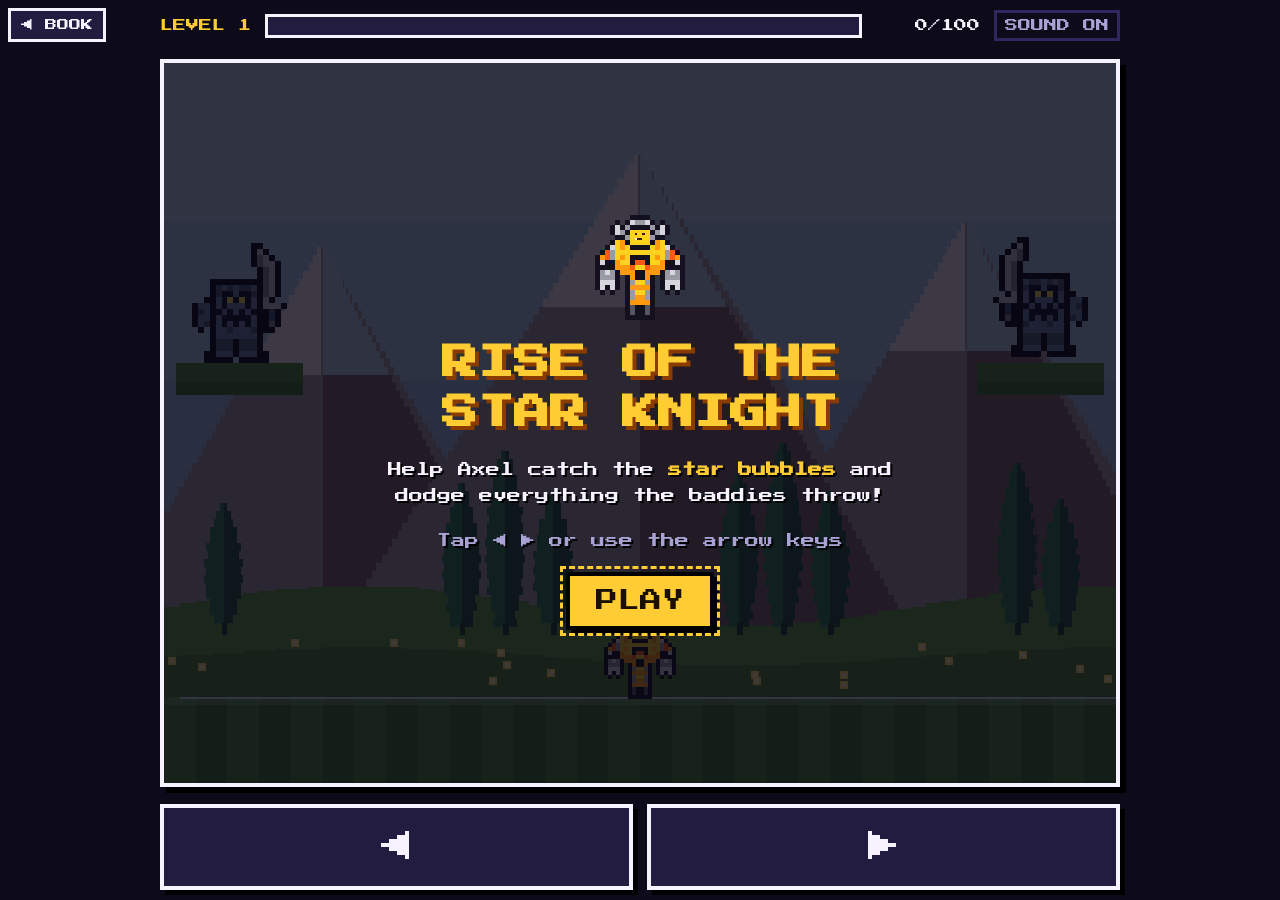
<file: nexogame.html>
<!doctype html><html><head><meta charset=utf8><meta name=viewport content="width=device-width,initial-scale=1,viewport-fit=cover"><style>:root{color-scheme:light;box-sizing:border-box;padding-top:env(safe-area-inset-top,0px);padding-bottom:env(safe-area-inset-bottom,0px)}html{scroll-padding-top:env(safe-area-inset-top,0px)}body{margin:0;padding:0;font:14px -apple-system,BlinkMacSystemFont,sans-serif;background:#fff;color:#000}img{max-width:100%}[hidden]:not([hidden=until-found i]){display:none!important}</style></head><body>
<title>Rise of the Star Knight</title>
<meta name="claude:viewport-fit-sides" content="cover">
<link rel="stylesheet" href="https://fonts.googleapis.com/css2?family=Press+Start+2P&display=swap">
<style>
/* Arcade cabinet: one screen — HUD strip, 4:3 pixel canvas centred, two big thumb buttons below */
:root{
  --bg:#0d0b1a; --panel:#211c40; --panel-hi:#2f2860; --ink:#f6f2ff; --muted:#a9a2d4;
  --gold:#ffcc33; --orange:#ff8a1f; --red:#ff5470; --green:#5ee08a;
  --font:"Press Start 2P", ui-monospace, "Courier New", monospace;
  color-scheme:dark;
}
html,body{height:100%}
body{background:var(--bg);color:var(--ink);font-family:var(--font);margin:0;overflow:hidden;
  touch-action:manipulation;user-select:none;-webkit-user-select:none;-webkit-tap-highlight-color:transparent}
.app{height:100%;box-sizing:border-box;display:flex;flex-direction:column;align-items:center;gap:10px;
  padding-block:10px;padding-left:max(16px,env(safe-area-inset-left,0px));padding-right:max(16px,env(safe-area-inset-right,0px))}
.hud{width:100%;max-width:960px;display:flex;align-items:center;gap:14px;font-size:clamp(9px,1.6vw,13px);flex-wrap:wrap}
.hud .lvl{color:var(--gold)}
.bar{flex:1;min-width:120px;height:18px;background:var(--panel);border:3px solid var(--ink);position:relative}
.bar i{position:absolute;inset:0 auto 0 0;width:0;background:var(--gold);transition:width .2s steps(6)}
.score{color:var(--ink);font-variant-numeric:tabular-nums;min-width:8ch;text-align:right}
.mute{font:inherit;color:var(--muted);background:none;border:3px solid var(--panel-hi);padding:6px 8px;cursor:pointer}
.screen{flex:1;min-height:0;width:100%;max-width:960px;display:flex;align-items:center;justify-content:center}
.frame{position:relative;max-width:100%;border:4px solid var(--ink);box-shadow:6px 6px 0 #000}
canvas{display:block;width:100%;height:100%;image-rendering:pixelated;image-rendering:crisp-edges;background:#000}
.overlay{position:absolute;inset:0;display:flex;flex-direction:column;align-items:center;justify-content:center;gap:18px;
  text-align:center;padding:16px;background:rgba(8,6,20,.78)}
.overlay.clear{background:rgba(8,6,20,.3)}
.overlay h1{margin:0;font-size:clamp(16px,4.2vw,36px);line-height:1.4;color:var(--gold);text-shadow:4px 4px 0 #8a3b00;text-wrap:balance}
.overlay h2{margin:0;font-size:clamp(12px,2.8vw,22px);line-height:1.5;color:var(--orange);text-wrap:balance;text-shadow:3px 3px 0 #000}
.overlay p{margin:0;font-size:clamp(9px,1.8vw,14px);line-height:1.9;color:var(--ink);max-width:36ch;text-shadow:2px 2px 0 #000}
.overlay .small{color:var(--muted)}
.overlay img{width:clamp(48px,10vw,90px);image-rendering:pixelated}
.go{font:inherit;font-size:clamp(14px,2.8vw,22px);color:#1a1000;background:var(--gold);border:4px solid #000;
  padding:14px 26px;box-shadow:5px 5px 0 #000;cursor:pointer}
.go:active{transform:translate(3px,3px);box-shadow:2px 2px 0 #000}
.pad{width:100%;max-width:960px;display:flex;gap:14px}
.pad button{flex:1;height:clamp(56px,11vh,86px);font:inherit;font-size:clamp(20px,4vw,32px);color:var(--ink);
  background:var(--panel);border:4px solid var(--ink);box-shadow:5px 5px 0 #000;cursor:pointer;touch-action:none}
.pad button.on{background:var(--orange);color:#1a1000;transform:translate(3px,3px);box-shadow:2px 2px 0 #000}
button:focus-visible{outline:3px dashed var(--gold);outline-offset:3px}
</style>

<div class="app">
<a href="./" style="position:fixed;top:calc(8px + env(safe-area-inset-top,0px));left:calc(8px + env(safe-area-inset-left,0px));z-index:5;font:12px 'Press Start 2P',monospace;color:#f6f2ff;background:#211c40;border:3px solid #f6f2ff;padding:8px 10px;text-decoration:none">◀ BOOK</a>
  <div class="hud">
    <span class="lvl" id="lvl">LEVEL 1</span>
    <div class="bar" aria-label="Progress to next level"><i id="barfill"></i></div>
    <span class="score" id="score">0/100</span>
    <button class="mute" id="mute" aria-label="Sound on or off">SOUND ON</button>
  </div>
  <div class="screen" id="screen">
    <div class="frame" id="frame">
      <canvas id="c" width="480" height="360"></canvas>
      <div class="overlay" id="ov"></div>
    </div>
  </div>
  <div class="pad">
    <button id="left" aria-label="Move left">◀</button>
    <button id="right" aria-label="Move right">▶</button>
  </div>
</div>

<script>
(()=>{
const W=480,H=360,GROUND=318,S=3,TARGET=100,GOOD=10,BAD=5;
const cv=document.getElementById('c'),ctx=cv.getContext('2d');ctx.imageSmoothingEnabled=false;

/* ---------- pixel sprites ---------- */
function mk(map,pal){const h=map.length,w=Math.max(...map.map(r=>r.length));const c=document.createElement('canvas');c.width=w;c.height=h;
  const x=c.getContext('2d');map.forEach((r,j)=>[...r].forEach((ch,i)=>{if(pal[ch]){x.fillStyle=pal[ch];x.fillRect(i,j,1,1)}}));return c}

/* Axel */
const heroPal={K:'#141020',L:'#d6d6dc',G:'#9a9aa4',d:'#55555f',Y:'#fcd21e',O:'#ff9a10',R:'#ff5a14'};
const heroRows=[
".......KKKK.......",
"....K.KLGGLK.K....",
"...KLKGKKKKGKLK...",
"...KLGKYYYYKGLK...",
"....KKGYYYYGKK....",
"...KYOKYYYYKOYK...",
"..KLYOYKKKKYOYLK..",
".KRGYYYYYYYYYYGRK.",
"KORGYOYKKKKYOYGROK",
"KLKKOYYKRRKYYOKKLK",
"KKKKOOORYYROOOKKKK",
"KGLGKOOOKKOOOKGLGK",
"KGGGK.KOKKOK.KGGGK",
"KLLLK.KGYYGK.KLLLK",
"KLKLK.KOOOOK.KLKLK",
".K.K..KGYYGK..K.K.",
"......KGOOGK......",
"......KOOOOK......",
"......KdKKdK......",
"......KdKKdK......",
"......KKKKKK......"];
const heroLegsB=[
".....KdK..KdK.....",
".....KdK..KdK.....",
".....KKK..KKK....."];
const heroFace=[[16,7,'#3a1a10'],[19,7,'#3a1a10'],[16,9,'#fff1c8'],[17,9,'#3a1a10'],[18,9,'#3a1a10']];
function hiRes(rows){const c=mk(rows,heroPal),o=document.createElement('canvas');o.width=c.width*2;o.height=c.height*2;
  const x=o.getContext('2d');x.imageSmoothingEnabled=false;x.drawImage(c,0,0,o.width,o.height);
  heroFace.forEach(([px,py,col])=>{x.fillStyle=col;x.fillRect(px,py,1,1)});return o}
const knightA=hiRes(heroRows);
const knightB=hiRes([...heroRows.slice(0,18),...heroLegsB]);

/* Stone Monster */
const brute=mk([
"....KK..........",
"...KSK..........",
"..KSsK..........",
".KSSsK..........",
".KSsK...........",
".KSsK...........",
".KSsKKKKKKKKK...",
".KSsKBbbBbBbK...",
".KSsKbDDBDDbK...",
"..KSKBDYDYDBKK..",
"KSSSKBDBBBDBKBBK",
".KbKKDBDBDBDKBbK",
".KbKKBDDDDDBKBBK",
".KsKKBDBDBDBKbBK",
"..KKKbBBBbBBK.K.",
"....KBBBBBBBK...",
"....KLLLKLLLK...",
"....KLLLKLLLK...",
"...KKBBBKBBBKK..",
"...KKKKK.KKKKK.."],
{K:'#0b0b14',S:'#c8c8d0',s:'#8a8a94',B:'#6a86a6',b:'#4a5a6e',D:'#0e1022',Y:'#ffe14d',L:'#4a6470'});

/* Jestro */
const jester=mk([
".....KKK....KKK.....",
"....KRRRRKKPPPPK....",
"...KRRRRRRPPPPPPK...",
"..KRrKRRRRPPPPKpPK..",
".PPK..KWWWWWWK..KRR.",
"..K...KWEWWEWK...K..",
"......KWWNNWWK......",
"......KWEMMEWK......",
".......KWWWWK.......",
"....KRRKKKKKKRRK....",
"...KRKPgPMMRgRKRK...",
"..KRrKPPgPRRgRKrRK..",
"..KRrKPPPPRMMRKrRK..",
".KRrrKPPPPRMMMKrrRK.",
".KRrKWKKKKKKKKKWKrRK",
"KRrWKWpggPPggpWKWrRK",
"KRrKKKPPPMMPPPKKKrRK",
".KrrK.KPPMgPPPK.KrrK",
"..KrK.KPPPKPPPK.KrK.",
"...KK.KRRRKPPPK.KK..",
"......KRRRKPPPK.....",
"......KKKKKKKKK....."],
{K:'#0b0b14',R:'#e8181c',r:'#a81818',P:'#6a3ab8',p:'#4a2a90',W:'#ffffff',E:'#2a1a20',N:'#c0a848',M:'#8a1450',g:'#b8b8c0'});

/* Colossus of Ultimate Destruction */
const titan=mk([
"...pKKKp........pKKKp...",
"..pKPPPK........KPPPKp..",
".pKPPVWPK......KPWVPPKp.",
"pKPPVPPPK.KnnK.KPPPVPPKp",
"KPVPPPPPKKNLLNKKPPPPPVPK",
"KPPWPPPKKNNLLNNKKPPPWPPK",
"KPPPVPKOKNYNNYNKOKPVPPPK",
"pKPPPKNCCKNLLNKCCNKPPPKp",
".pKPKKNCNKKBBKKNCNKKPKp.",
"..KKKK..NKPBBPKNKNCCK...",
".KSSSSK.NKPPPPK.KNCcCK..",
"KSSBBSSK.KKVVKK.KNNCLNK.",
"KSBKKBSK..KDDK..KLCcNNK.",
"KSBKKBSK..KDDK..KNNCcK..",
"KSSBBSSK..KDDK...KKKKK..",
".KSSSSK.KPKDDKPK........",
"..KKKK.KPPNLLNPPK.......",
".......KPNKnnKNPK.......",
".......KcNK..KNcK.......",
".......KcCK..KCcK.......",
"......KPVPK..KPVPK......",
"......KCBCK..KCBCK......"],
{K:'#0b0b14',P:'#6a2fc0',p:'#3e1f6e',V:'#b04dff',W:'#ffffff',N:'#5a5a6e',n:'#2e2e3a',L:'#8a8aa0',
 C:'#5ec8ff',c:'#c8f4ff',B:'#3a6ad0',S:'#7a90a8',Y:'#ffe680',O:'#b07a20',D:'#1e2a30'});

const stone=mk([
"..ggg..",
".gGGGg.",
"gGGGGGg",
"gGGgGGg",
"gGGGGGg",
".gGGGg.",
"..ggg.."],{g:'#5d5d6b',G:'#a3a3b0'});
const pie=mk([
"....P....",
"..CCCCC..",
".CCCCCCC.",
"CCCCCCCCC",
"TTTTTTTTT",
".TTTTTTT."],{P:'#e8323c',C:'#fff1b8',T:'#a8642a'});
const bolt=mk([
"...VVVV",
"..VLLV.",
".VLLV..",
"VLLLVVV",
"VVVLLV.",
"..VLV..",
".VLV...",
"VLV....",
"VV....."],{V:'#9a2cff',L:'#e9b8ff'});
const bubble=mk([
"...BBBBB...",
".BBKKKKKBB.",
".BKWKKYKKB.",
"BKWKKYYKKKB",
"BKYYYYYYYKB",
"BKKYYYYYKKB",
"BKKKYYYKKKB",
"BKKYYKYYKKB",
".BKYKKKYKB.",
".BBKKKKKBB.",
"...BBBBB..."],{B:'#8fe3ff',K:'#0a0a12',W:'#ffffff',Y:'#ffd23f'});
const icon=(c,sc=1)=>{const o=document.createElement('canvas');o.width=c.width*sc;o.height=c.height*sc;const x=o.getContext('2d');x.imageSmoothingEnabled=false;x.drawImage(c,0,0,o.width,o.height);return o.toDataURL()};

/* ---------- levels ---------- */
const LEVELS=[
 {name:'STONE MONSTERS',item:stone,itemName:'stones',enemy:brute,es:3,mode:'pair',throwGap:1.7,flight:1.65,starGap:1.0,sky:['#c4dcee','#b0d0e8','#a2c6e2','#cfe0ec'],ground:['#4a8a34','#3e782c']},
 {name:'JESTRO',item:pie,itemName:'custard pies',enemy:jester,es:3,mode:'hop',throwGap:1.35,flight:1.45,starGap:0.95,sky:['#b0101e','#b0101e','#b0101e','#b0101e'],ground:['#5a0e1c','#420a16']},
 {name:'COLOSSUS OF ULTIMATE DESTRUCTION',item:bolt,itemName:'purple lightning bolts',enemy:titan,es:3,mode:'hop',throwGap:1.05,flight:1.25,starGap:0.9,sky:['#000000','#030304','#060608','#040405'],ground:['#26262e','#1a1a20']}
];

/* ---------- state ---------- */
let st={level:0,score:0,total:0,mode:'title'};
let P,items,parts,texts,throwers,tThrow,tStar,flash,t=0;
let rockets=[],sparks=[],tFw=0;
const keys={l:false,r:false};let dragX=null;

function resetLevel(){
  P={x:W/2,vx:0,face:1,inv:0,walk:0};items=[];parts=[];texts=[];flash=0;
  const L=LEVELS[st.level];tThrow=1.2;tStar=0.4;
  const ew=L.enemy.width*L.es,eh=L.enemy.height*L.es;const ey=st.level===2?50:150-eh;
  throwers=L.mode==='pair'?[{side:0,x:14,y:ey,w:ew,h:eh,squash:0},{side:1,x:W-14-ew,y:ey,w:ew,h:eh,squash:0}]
    :[{side:Math.random()<.5?0:1,x:0,y:ey,w:ew,h:eh,squash:0}];
  throwers.forEach(e=>e.x=e.side?W-14-ew:14);
}

/* ---------- sound engine ---------- */
let ac=null,muted=false,master,musicBus,sfxBus,noiseBuf;
function initAudio(){
  if(!ac){try{ac=new (window.AudioContext||window.webkitAudioContext)()}catch(e){ac=null;return}
    master=ac.createGain();master.gain.value=muted?0:1;master.connect(ac.destination);
    musicBus=ac.createGain();musicBus.gain.value=.5;musicBus.connect(master);
    sfxBus=ac.createGain();sfxBus.connect(master);
    noiseBuf=ac.createBuffer(1,ac.sampleRate/2|0,ac.sampleRate);const d=noiseBuf.getChannelData(0);for(let i=0;i<d.length;i++)d[i]=Math.random()*2-1}
  if(ac.state==='suspended')ac.resume()}
function osc(f,t0,d,type,v,slide,bus){if(!ac)return;const o=ac.createOscillator(),g=ac.createGain();o.type=type;o.frequency.setValueAtTime(f,t0);
  if(slide)o.frequency.linearRampToValueAtTime(Math.max(20,f+slide),t0+d);
  g.gain.setValueAtTime(v,t0);g.gain.exponentialRampToValueAtTime(.0001,t0+d);o.connect(g).connect(bus||sfxBus);o.start(t0);o.stop(t0+d+.02)}
function noise(t0,d,v,ft,fq,bus,fq2){if(!ac)return;const s=ac.createBufferSource();s.buffer=noiseBuf;const f=ac.createBiquadFilter();f.type=ft;
  f.frequency.setValueAtTime(fq,t0);if(fq2)f.frequency.exponentialRampToValueAtTime(fq2,t0+d);
  const g=ac.createGain();g.gain.setValueAtTime(v,t0);g.gain.exponentialRampToValueAtTime(.0001,t0+d);s.connect(f).connect(g).connect(bus||sfxBus);s.start(t0);s.stop(t0+d+.02)}
const tone=(f,d,type='square',v=.08,slide=0,delay=0)=>{if(ac)osc(f,ac.currentTime+delay,d,type,v,slide,sfxBus)};
const hiss=(d,v,ft,fq,fq2,delay=0)=>{if(ac)noise(ac.currentTime+delay,d,v,ft,fq,sfxBus,fq2)};

/* ---------- sound effects ---------- */
const sfx={
 good:()=>{tone(880,.07,'square',.06);tone(1320,.08,'square',.05,0,.05);tone(1760,.14,'square',.05,0,.1)},
 miss:[
  ()=>{tone(130,.28,'square',.12,-85);hiss(.22,.3,'lowpass',700,120)},                       // stone: crunchy thud
  ()=>{hiss(.32,.35,'bandpass',2200,250);tone(380,.14,'sawtooth',.05,-260);
       tone(300,.16,'triangle',.09,-40,.18);tone(240,.32,'triangle',.09,-50,.36)},             // pie: splat + womp womp
  ()=>{tone(1800,.28,'sawtooth',.07,-1600);hiss(.25,.18,'highpass',3500);tone(55,.3,'square',.08,0,.02)} // bolt: zap + buzz
 ],
 level:()=>[523,659,784,1047].forEach((f,i)=>tone(f,.16,'square',.07,0,i*.12)),
 throw:()=>tone(300,.06,'triangle',.04,120),
 pop:()=>{hiss(.6,.22,'lowpass',2600,150);tone(90,.25,'sine',.18,-50)},
 whistle:()=>tone(500,.45,'sine',.02,900)
};
document.getElementById('mute').onclick=e=>{muted=!muted;e.target.textContent=muted?'SOUND OFF':'SOUND ON';if(master)master.gain.value=muted?0:1};

/* ---------- chiptune music ---------- */
const NI={C:0,'C#':1,D:2,'D#':3,E:4,F:5,'F#':6,G:7,'G#':8,A:9,'A#':10,B:11};
const n2f=n=>{const m=n.match(/^([A-G]#?)(\d)$/);return 440*Math.pow(2,(NI[m[1]]+(+m[2]+1)*12-69)/12)};
// one token per step: note, "." rest, "-" hold previous note
function parse(str){const tk=str.trim().split(/\s+/);return tk.map((x,i)=>{if(x==='.'||x==='-')return null;let len=1;while(tk[i+len]==='-')len++;return{f:n2f(x),len}})}
const SONGS=[
 { // Level 1: bright mountain adventure march
  bpm:140,div:2,lead:'square',lv:.04,bv:.09,
  mel:parse(`E5 . G5 . C6 - B5 A5  G5 - E5 . D5 E5 F5 .  E5 . G5 . C6 - D6 E6  D6 - C6 . B5 - . .
             A5 . A5 G5 F5 . A5 .  G5 . G5 F5 E5 . G5 .  F5 . E5 . D5 . G5 .  C5 - - - . . . .`),
  bass:parse(`C3 . G3 . C3 . G3 .  A2 . E3 . A2 . E3 .  F2 . C3 . F2 . C3 .  G2 . D3 . G2 . B2 .
              F2 . C3 . F2 . C3 .  C3 . G3 . C3 . G3 .  G2 . D3 . G2 . D3 .  C3 . G3 . C3 - - .`),
  drums:'k.h.s.h.'.repeat(7)+'k.h.s.ss'},
 { // Level 2: cheeky circus waltz for Jestro
  bpm:170,div:2,lead:'square',lv:.04,bv:.09,
  mel:parse(`E5 . D#5 E5 G5 .  C6 - - . B5 .  A5 . G#5 A5 C6 .  F5 - - . . .
             D5 . C#5 D5 F5 .  B5 - - . A5 .  G5 . F5 . D5 .  C5 - - . . .`),
  bass:parse(`C3 . G3 . G3 .  C3 . G3 . G3 .  F2 . C3 . C3 .  F2 . C3 . C3 .
              G2 . D3 . D3 .  G2 . D3 . D3 .  G2 . B2 . D3 .  C3 . G3 . C3 .`),
  drums:'k.h.h.'.repeat(8)},
 { // Level 3: dark, driving boss battle
  bpm:150,div:2,lead:'sawtooth',lv:.03,bv:.1,
  mel:parse(`A4 - - - C5 - B4 -  A4 - E4 - - - . .  F4 - A4 - C5 - D5 -  B4 - - - G4 - - -
             A4 - - - C5 - E5 -  F5 - E5 - D5 - C5 -  D5 - C5 - A4 - F4 -  G#4 - - - E4 - - -`),
  bass:parse(`A2 A2 A3 A2 A2 A2 A3 A2  A2 A2 A3 A2 A2 A2 A3 A2  F2 F2 F3 F2 F2 F2 F3 F2  G2 G2 G3 G2 G2 G2 G3 G2
              A2 A2 A3 A2 A2 A2 A3 A2  F2 F2 F3 F2 F2 F2 F3 F2  D2 D2 D3 D2 D2 D2 D3 D2  E2 E2 E3 E2 E2 E2 E3 E2`),
  drums:'k.h.s.hk'.repeat(7)+'k.s.s.ss'}
];
let song=null,step=0,nextT=0,seqTimer=null;
function playSong(i){stopSong();if(!ac)return;song=SONGS[i];step=0;nextT=ac.currentTime+.1;seqTimer=setInterval(sched,25)}
function stopSong(){clearInterval(seqTimer);seqTimer=null;song=null}
function sched(){if(!song||!ac)return;const sd=60/song.bpm/song.div,n=song.mel.length;
  if(nextT<ac.currentTime)nextT=ac.currentTime+.02;
  while(nextT<ac.currentTime+.15){const i=step%n;
    const m=song.mel[i];if(m)osc(m.f,nextT,sd*m.len*.92,song.lead,song.lv,0,musicBus);
    const b=song.bass[i];if(b)osc(b.f,nextT,sd*b.len*.85,'triangle',song.bv,0,musicBus);
    const d=song.drums[i];
    if(d==='k')osc(150,nextT,.12,'sine',.25,-110,musicBus);
    else if(d==='s')noise(nextT,.12,.12,'highpass',1500,musicBus);
    else if(d==='h')noise(nextT,.04,.05,'highpass',7000,musicBus);
    step++;nextT+=sd}}
// victory fanfare
const FAN_MEL=[['C5',.5],['E5',.5],['G5',.5],['C6',1],['G5',.5],['C6',1.5],['A5',.5],['B5',.5],['C6',.5],['D6',.5],['E6',2]];
const FAN_BASS=[['C3',1.5],['G2',1],['C3',1.5],['F2',1],['G2',1],['C3',2.5]];
function fanfare(){if(!ac)return;const b=.22,s=ac.currentTime+.4;let t0=s;
  FAN_MEL.forEach(([n,l])=>{osc(n2f(n),t0,l*b*.95,'square',.07,0,sfxBus);osc(n2f(n)/2,t0,l*b*.95,'triangle',.05,0,sfxBus);t0+=l*b});
  t0=s;FAN_BASS.forEach(([n,l])=>{osc(n2f(n),t0,l*b*.9,'triangle',.12,0,sfxBus);osc(150,t0,.12,'sine',.25,-110,sfxBus);t0+=l*b})}

/* ---------- overlays ---------- */
const ov=document.getElementById('ov');
function show(html,btn,fn){ov.innerHTML=html+`<button class="go" id="gobtn">${btn}</button>`;ov.hidden=false;
  ov.className='overlay'+(st.mode==='win'?' clear':'');
  const b=document.getElementById('gobtn');b.onclick=()=>{initAudio();fn()};b.focus()}
function titleScreen(){st.mode='title';st.level=0;st.total=0;rockets=[];sparks=[];stopSong();resetLevel();hud();
  show(`<img src="${icon(knightA,6)}" alt=""><h1>RISE OF THE<br>STAR KNIGHT</h1>
  <p>Help Axel catch the <b style="color:var(--gold)">star bubbles</b> and dodge everything the baddies throw!</p>
  <p class="small">Tap ◀ ▶ or use the arrow keys</p>`,'PLAY',levelIntro)}
function levelIntro(){st.mode='intro';st.score=0;resetLevel();hud();const L=LEVELS[st.level];
  show(`<h2>LEVEL ${st.level+1}</h2><img src="${icon(L.enemy,5)}" alt=""><h1>${L.name}</h1>
  <p>Watch out for flying ${L.itemName}!</p><p class="small">Catch star bubbles: +${GOOD} &nbsp; Get hit: -${BAD}<br>Reach ${TARGET} to win the level</p>`,'GO!',()=>{ov.hidden=true;st.mode='play';playSong(st.level)})}
function levelDone(){st.mode='done';stopSong();sfx.level();
  if(st.level===2){win();return}
  show(`<img src="${icon(bubble,6)}" alt=""><h1>LEVEL ${st.level+1}<br>COMPLETE!</h1><p>Brilliant catching, Axel!</p>`,'NEXT LEVEL',()=>{st.level++;levelIntro()})}
function win(){st.mode='win';tFw=.6;setTimeout(fanfare,500);
  show(`<img src="${icon(knightA,6)}" alt=""><h1>YOU WIN!</h1><h2>THE REALM IS SAVED!</h2>
  <p>Axel beat the Stone Monsters, Jestro and the Colossus of Ultimate Destruction!</p><p class="small">Star bubbles caught: ${st.total}</p>`,'PLAY AGAIN',titleScreen)}

/* ---------- hud ---------- */
function hud(){document.getElementById('lvl').textContent='LEVEL '+(st.level+1);
  document.getElementById('score').textContent=st.score+'/'+TARGET;
  document.getElementById('barfill').style.width=Math.min(100,st.score/TARGET*100)+'%'}

/* ---------- input ---------- */
addEventListener('keydown',e=>{if(e.key==='ArrowLeft'||e.key==='a')keys.l=true;if(e.key==='ArrowRight'||e.key==='d')keys.r=true;if(e.key.startsWith('Arrow'))e.preventDefault()});
addEventListener('keyup',e=>{if(e.key==='ArrowLeft'||e.key==='a')keys.l=false;if(e.key==='ArrowRight'||e.key==='d')keys.r=false});
function hold(id,k){const b=document.getElementById(id);const on=e=>{e.preventDefault();keys[k]=true;b.classList.add('on')},off=()=>{keys[k]=false;b.classList.remove('on')};
  b.addEventListener('pointerdown',on);['pointerup','pointerleave','pointercancel'].forEach(ev=>b.addEventListener(ev,off));b.addEventListener('contextmenu',e=>e.preventDefault())}
hold('left','l');hold('right','r');
const toX=e=>{const r=cv.getBoundingClientRect();return (e.clientX-r.left)/r.width*W};
cv.addEventListener('pointerdown',e=>{dragX=toX(e);cv.setPointerCapture(e.pointerId)});
cv.addEventListener('pointermove',e=>{if(dragX!==null)dragX=toX(e)});
['pointerup','pointercancel'].forEach(ev=>cv.addEventListener(ev,()=>dragX=null));

/* ---------- spawning ---------- */
function throwItem(e){const L=LEVELS[st.level];const x0=e.side?e.x:e.x+e.w,y0=e.y+e.h*.35;
  const tx=Math.max(20,Math.min(W-20,P.x+(Math.random()*140-70)));const T=L.flight*(0.85+Math.random()*.3),g=260;
  items.push({bad:true,spr:L.item,x:x0,y:y0,vx:(tx-x0)/T,vy:(GROUND-y0-.5*g*T*T)/T,g,rot:0,spin:(Math.random()<.5?-1:1)*4});
  e.squash=.25;sfx.throw()}
function dropStar(){items.push({bad:false,spr:bubble,x:40+Math.random()*(W-80),y:-30,vx:0,vy:60+st.level*8,g:0,sway:Math.random()*6,rot:0,spin:0})}
function poof(x,y,col,n=10){for(let i=0;i<n;i++){const a=Math.random()*6.28,s=40+Math.random()*80;parts.push({x,y,vx:Math.cos(a)*s,vy:Math.sin(a)*s-30,life:.6,col})}}

/* ---------- fireworks ---------- */
const FWC=['#ffd23f','#ff5470','#5ee08a','#8fe3ff','#c07aff','#ff8a1f','#ffffff'];
function burst(r){const n=40,c2=FWC[Math.random()*FWC.length|0];
  for(let i=0;i<n;i++){const a=i/n*6.283,s=60+Math.random()*60;sparks.push({x:r.x,y:r.y,vx:Math.cos(a)*s,vy:Math.sin(a)*s,life:1.1+Math.random()*.5,max:1.6,c:i%2?r.c:c2,g:60})}
  sfx.pop()}
function updateFireworks(dt){
  if(st.mode==='win'){tFw-=dt;if(tFw<=0){tFw=.3+Math.random()*.45;
    rockets.push({x:60+Math.random()*(W-120),y:GROUND,vy:-(200+Math.random()*55),c:FWC[Math.random()*FWC.length|0]});sfx.whistle()}}
  rockets.forEach(r=>{r.y+=r.vy*dt;r.vy+=120*dt;sparks.push({x:r.x+(Math.random()*2-1),y:r.y+4,vx:0,vy:20,life:.35,max:.35,c:'#ffe9b0',g:0});
    if(r.vy>-30){r.dead=1;burst(r)}});
  rockets=rockets.filter(r=>!r.dead);
  sparks.forEach(p=>{p.x+=p.vx*dt;p.y+=p.vy*dt;p.vy+=p.g*dt;p.vx*=.985;p.vy*=.985;p.life-=dt});sparks=sparks.filter(p=>p.life>0)}

/* ---------- update ---------- */
function update(dt){
  t+=dt;flash=Math.max(0,flash-dt);
  parts.forEach(p=>{p.x+=p.vx*dt;p.y+=p.vy*dt;p.vy+=200*dt;p.life-=dt});parts=parts.filter(p=>p.life>0);
  texts.forEach(p=>{p.y-=30*dt;p.life-=dt});texts=texts.filter(p=>p.life>0);
  throwers.forEach(e=>e.squash=Math.max(0,e.squash-dt));
  updateFireworks(dt);
  if(st.mode!=='play')return;
  const L=LEVELS[st.level];
  // player
  let dir=(keys.r?1:0)-(keys.l?1:0);
  if(!dir&&dragX!==null&&Math.abs(dragX-P.x)>6)dir=Math.sign(dragX-P.x);
  P.vx=dir*210;P.x=Math.max(20,Math.min(W-20,P.x+P.vx*dt));if(dir)P.face=dir;
  P.walk=dir?P.walk+dt:0;P.inv=Math.max(0,P.inv-dt);
  // throwers
  tThrow-=dt;if(tThrow<=0){tThrow=L.throwGap*(0.8+Math.random()*.4);
    const e=throwers[Math.floor(Math.random()*throwers.length)];throwItem(e);
    if(L.mode==='hop'&&Math.random()<.35)setTimeout(()=>{if(st.mode!=='play')return;poof(e.x+e.w/2,e.y+e.h/2,'#ffffff',14);e.side^=1;e.x=e.side?W-14-e.w:14;poof(e.x+e.w/2,e.y+e.h/2,'#ffffff',14)},350)}
  tStar-=dt;if(tStar<=0){tStar=L.starGap*(0.7+Math.random()*.6);dropStar()}
  // items
  const pw=30,py=GROUND-14*S+6;
  for(const it of items){
    it.vy+=it.g*dt;it.x+=it.vx*dt;it.y+=it.vy*dt;it.rot+=it.spin*dt;
    if(!it.bad)it.x+=Math.sin(t*2+it.sway)*20*dt;
    const iw=it.spr.width*S/2,ih=it.spr.height*S/2;
    if(Math.abs(it.x-P.x)<pw/2+iw*.8&&it.y+ih>py&&it.y-ih<GROUND){
      it.dead=true;
      if(it.bad){if(P.inv<=0){st.score=Math.max(0,st.score-BAD);P.inv=.8;flash=.15;sfx.miss[st.level]();texts.push({x:P.x,y:py-10,s:'-'+BAD,c:'#ff5470',life:.9});poof(it.x,it.y,'#c9cfdb',10)}}
      else{st.score+=GOOD;st.total++;sfx.good();texts.push({x:P.x,y:py-10,s:'+'+GOOD,c:'#ffd23f',life:.9});poof(it.x,it.y,'#ffd23f',12)}
      hud();
    } else if(it.y>GROUND+4){it.dead=true;poof(it.x,GROUND,it.bad?(st.level===1?'#fff1b8':st.level===2?'#c34dff':'#a3a3b0'):'#8fe3ff',6)}
  }
  items=items.filter(i=>!i.dead);
  if(st.score>=TARGET){items=[];levelDone()}
}

/* ---------- backgrounds ---------- */
// Level 1: snowy mountains, pine forest, flower meadow
const MTNS=[[80,92,120],[405,80,130],[240,46,160]];
const TREES=[[30,60],[150,70],[172,86],[196,64],[290,74],[312,90],[336,66],[430,80],[452,62]];
const FLOWERS=[...Array(18)].map(()=>({x:Math.random()*W|0,y:GROUND-6-Math.random()*24|0}));
function mtn([cx,top,hw]){const base=GROUND-20;for(let y=top;y<base;y+=4){const f=(y-top+4)/(base-top),w=hw*f;
  ctx.fillStyle='#a99ea2';ctx.fillRect(cx-w|0,y,w*2|0,4);
  ctx.fillStyle='#806a66';ctx.fillRect(cx|0,y,w*.9|0,4);
  if(f<.28+((y>>2)%3)*.03){ctx.fillStyle='#f6f4f0';ctx.fillRect(cx-w|0,y,w|0,4);ctx.fillStyle='#bcd2e2';ctx.fillRect(cx|0,y,w*.9|0,4)}}}
function pine([x,h]){const b=GROUND-38;for(let y=0;y<h;y+=4){const w=2+Math.round(Math.sin(y/h*Math.PI*.9)*7)+((y>>2)%2);
  ctx.fillStyle='#1d5236';ctx.fillRect(x-w,b-h+y,w*2,4);ctx.fillStyle='#2f7a4a';ctx.fillRect(x-w,b-h+y,w,4)}
  ctx.fillStyle='#173f2a';ctx.fillRect(x-1,b,3,6)}
function mountains(){
  MTNS.forEach(mtn);
  for(let x=0;x<W;x+=8){const h=46+Math.sin(x/60)*10;ctx.fillStyle='#5f9c40';ctx.fillRect(x,GROUND-h|0,8,h|0);
    ctx.fillStyle='#4c8434';ctx.fillRect(x,GROUND-h*.45|0,8,h*.45|0)}
  TREES.forEach(pine);
  FLOWERS.forEach(f=>{ctx.fillStyle='#ffe066';ctx.fillRect(f.x,f.y,4,4);ctx.fillStyle='#fff6c0';ctx.fillRect(f.x+1,f.y+1,2,2)});
}
// Level 2: red and gold harlequin triangles
const TRI=[...Array(240)].map(()=>Math.random()<.13?(Math.random()<.5?'#e6c25a':'#f2da8c'):['#c8102a','#e01e32','#a00c20','#ff2a3a','#8a0a1c'][Math.random()*5|0]);
function stepTri(x,y,w,h,up,c){ctx.fillStyle=c;for(let j=0;j<h;j+=4){const f=up?(j+4)/h:1-j/h,ww=w*f;ctx.fillRect(x+(w-ww)/2|0,y+j,Math.ceil(ww),4)}}
function harlequin(){const w=40,h=64;let k=0;
  for(let row=0;row*h<GROUND;row++)for(let i=-1;i*w<W+w;i++){const x=i*w,y=row*h;stepTri(x,y,w,h,true,TRI[k++%240]);stepTri(x+w/2,y,w,h,false,TRI[k++%240])}
  ctx.fillStyle='rgba(30,0,10,.28)';ctx.fillRect(0,0,W,GROUND)}
// Level 3: black night with flickering grey squares at the edges and twinkling stars
const GREYS=['#202024','#38383e','#55555c','#7a7a82'];
const DOTS=[];for(let y=6;y<GROUND;y+=12)for(let x=6;x<W;x+=12){const e=Math.abs(x-W/2)/(W/2);
  if(e>.4){const gi=Math.min(3,Math.max(0,((e-.4)/.15|0)+(Math.random()*2|0)-1));DOTS.push({x,y,e,p:Math.random()*6,c:GREYS[gi]})}}
const STARS=[...Array(36)].map(()=>({x:Math.random()*W|0,y:Math.random()*(GROUND-70)|0,p:Math.random()*6,c:Math.random()<.3?'#cfe6ff':'#ffffff'}));
function nightSky(){
  DOTS.forEach(d=>{const s=Math.round(Math.min(8,(d.e-.4)*16+Math.sin(t*1.5+d.p)*1.5));if(s>0){ctx.fillStyle=d.c;ctx.fillRect(d.x-s/2|0,d.y-s/2|0,s,s)}});
  STARS.forEach(s=>{const k=Math.sin(t*2.2+s.p);if(k<-.6)return;ctx.fillStyle=s.c;
    if(k>.92){ctx.fillRect(s.x-2,s.y,5,1);ctx.fillRect(s.x,s.y-2,1,5)}else{const z=k>.5?2:1;ctx.fillRect(s.x,s.y,z,z)}});
  if(Math.sin(t*1.7)>.985){ctx.fillStyle='rgba(220,220,255,.22)';ctx.fillRect(0,0,W,GROUND)}
}

/* ---------- draw ---------- */
function drawBG(){
  const L=LEVELS[st.level];const band=GROUND/L.sky.length;
  L.sky.forEach((c,i)=>{ctx.fillStyle=c;ctx.fillRect(0,i*band|0,W,Math.ceil(band)+1)});
  if(st.level===0)mountains();else if(st.level===1)harlequin();else nightSky();
  // side ledges
  if(st.level<2){ctx.fillStyle=L.ground[0];throwers.forEach(e=>{const lx=e.side?W-14-e.w-8:6;ctx.fillRect(lx,150,e.w+16,10);ctx.fillStyle=L.ground[1];ctx.fillRect(lx,160,e.w+16,6);ctx.fillStyle=L.ground[0]})}
  // ground tiles
  for(let x=0;x<W;x+=16){ctx.fillStyle=L.ground[(x/16)%2];ctx.fillRect(x,GROUND,16,H-GROUND)}
  ctx.fillStyle='rgba(255,255,255,.18)';ctx.fillRect(0,GROUND,W,3);
}
function draw(){
  drawBG();
  const L=LEVELS[st.level];
  if(st.mode!=='win')throwers.forEach(e=>{const sq=e.squash*12,bob=Math.sin(t*3+e.side)*3;ctx.save();ctx.translate(e.x+e.w/2,e.y+e.h+bob);
    if(!e.side)ctx.scale(-1,1);ctx.drawImage(L.enemy,-e.w/2-sq/2,-e.h+sq,e.w+sq,e.h-sq);ctx.restore()});
  for(const it of items){const w=it.spr.width*S,h=it.spr.height*S;ctx.save();ctx.translate(it.x|0,it.y|0);
    if(it.bad&&st.level!==1)ctx.rotate(Math.round(it.rot/(Math.PI/4))*Math.PI/4);ctx.drawImage(it.spr,-w/2,-h/2,w,h);ctx.restore()}
  if(!(P.inv>0&&Math.floor(P.inv*12)%2)){const spr=P.walk&&Math.floor(P.walk*8)%2?knightB:knightA;const w=spr.width,h=spr.height;
    ctx.save();ctx.translate(P.x|0,GROUND-h);if(P.face<0)ctx.scale(-1,1);ctx.drawImage(spr,-w/2,0,w,h);ctx.restore()}
  parts.forEach(p=>{ctx.fillStyle=p.col;ctx.fillRect(p.x|0,p.y|0,3,3)});
  // fireworks
  ctx.fillStyle='#ffffff';rockets.forEach(r=>ctx.fillRect(r.x-1|0,r.y-3|0,3,6));
  sparks.forEach(p=>{ctx.globalAlpha=Math.min(1,p.life/p.max*1.6);ctx.fillStyle=p.c;ctx.fillRect(p.x|0,p.y|0,3,3)});ctx.globalAlpha=1;
  ctx.font='12px "Press Start 2P", monospace';ctx.textAlign='center';
  texts.forEach(p=>{ctx.fillStyle='#000';ctx.fillText(p.s,p.x+2,p.y+2);ctx.fillStyle=p.c;ctx.fillText(p.s,p.x,p.y)});
  if(flash>0){ctx.fillStyle='rgba(255,60,90,.25)';ctx.fillRect(0,0,W,H)}
}

/* ---------- layout ---------- */
const screen=document.getElementById('screen'),frame=document.getElementById('frame');
function fit(){const r=screen.getBoundingClientRect();let w=Math.min(r.width,r.height*4/3);w=Math.max(160,w);frame.style.width=w+'px';frame.style.height=(w*3/4)+'px'}
addEventListener('resize',fit);fit();

/* ---------- loop ---------- */
let last=performance.now();
function loop(now){const dt=Math.min(.05,(now-last)/1000);last=now;update(dt);draw();requestAnimationFrame(loop)}
document.addEventListener('visibilitychange',()=>{last=performance.now();keys.l=keys.r=false});

function start(d){if(d&&d.level!=null&&d.mode==='play'){st.level=d.level;st.total=d.total||0;st.score=d.score||0;resetLevel();hud();
    show(`<h2>LEVEL ${st.level+1}</h2><h1>READY?</h1>`,'KEEP GOING',()=>{ov.hidden=true;st.mode='play';playSong(st.level)})}
  else titleScreen();
  requestAnimationFrame(loop)}
window.claude?.hot?.snapshot?.(()=>({level:st.level,score:st.score,total:st.total,mode:st.mode}));
window.claude?.hot?.ready?window.claude.hot.ready(start):start(window.claude?.hot?.data??{});
})();
</script>

</body></html>
</file>
